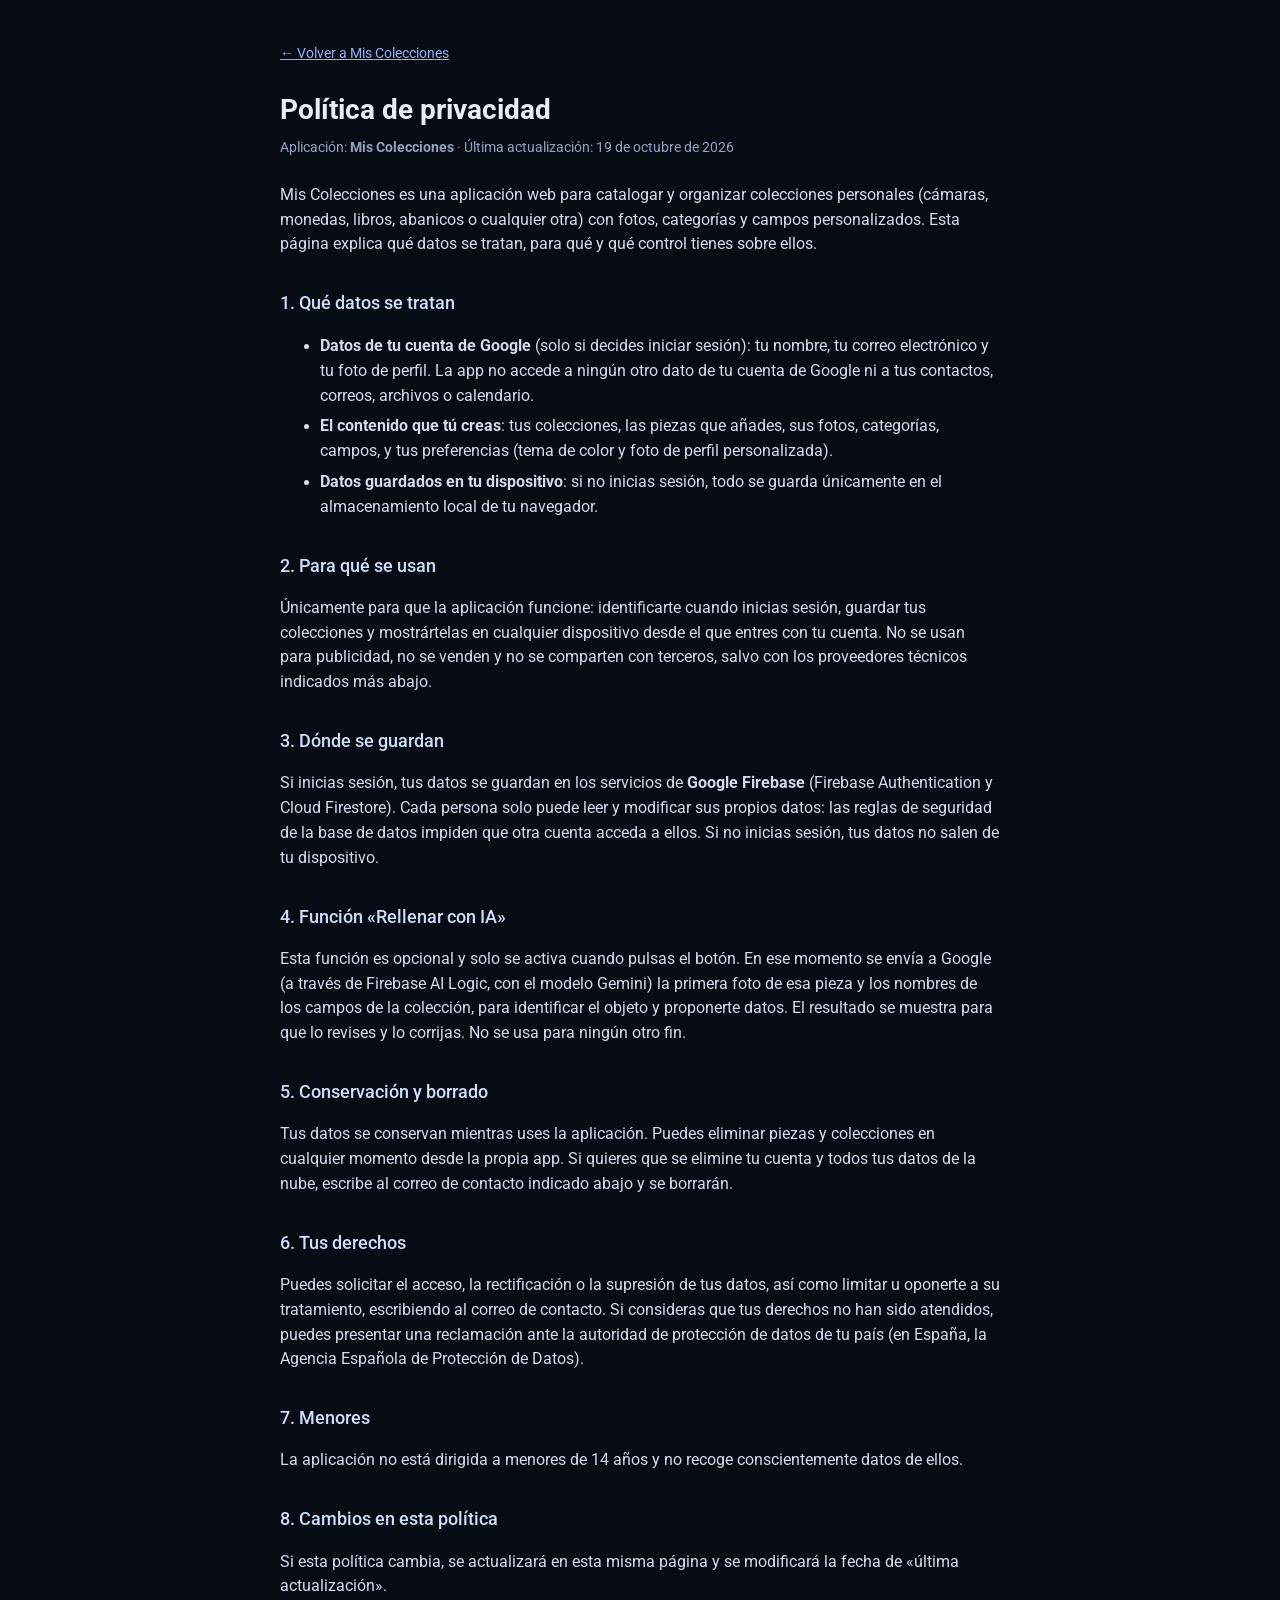
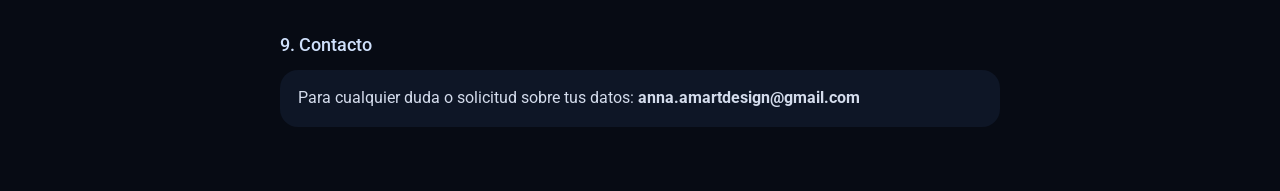
<file: privacidad.html>
<!DOCTYPE html>
<html lang="es">
<head>
<meta charset="UTF-8">
<meta name="viewport" content="width=device-width, initial-scale=1.0">
<title>Política de privacidad · Mis Colecciones</title>
<meta name="description" content="Política de privacidad de la aplicación Mis Colecciones.">
<link rel="icon" href="icon-192.png">
<link href="https://fonts.googleapis.com/css2?family=Roboto:wght@300;400;500;700&display=swap" rel="stylesheet">
<style>
  body{margin:0;background:#070b14;color:#e8eef8;font-family:'Roboto',sans-serif;line-height:1.6;-webkit-font-smoothing:antialiased;}
  main{max-width:720px;margin:0 auto;padding:40px 22px 64px;}
  h1{font-size:28px;margin:0 0 4px;}
  h2{font-size:18px;font-weight:500;margin:32px 0 8px;color:#cfe0fb;}
  p,li{font-size:15.5px;color:#d4dcec;}
  li{margin-bottom:6px;}
  .meta{color:#93a3bf;font-size:13.5px;margin:0 0 24px;}
  a{color:#8fb6f5;}
  .back{display:inline-block;margin-bottom:24px;font-size:14px;}
  .card{background:#0e1626;border-radius:18px;padding:16px 18px;margin-top:10px;}
</style>
</head>
<body>
<main>
  <a class="back" href="./">← Volver a Mis Colecciones</a>
  <h1>Política de privacidad</h1>
  <p class="meta">Aplicación: <strong>Mis Colecciones</strong> · Última actualización: 19 de octubre de 2026</p>

  <p>Mis Colecciones es una aplicación web para catalogar y organizar colecciones personales (cámaras, monedas, libros, abanicos o cualquier otra) con fotos, categorías y campos personalizados. Esta página explica qué datos se tratan, para qué y qué control tienes sobre ellos.</p>

  <h2>1. Qué datos se tratan</h2>
  <ul>
    <li><strong>Datos de tu cuenta de Google</strong> (solo si decides iniciar sesión): tu nombre, tu correo electrónico y tu foto de perfil. La app no accede a ningún otro dato de tu cuenta de Google ni a tus contactos, correos, archivos o calendario.</li>
    <li><strong>El contenido que tú creas</strong>: tus colecciones, las piezas que añades, sus fotos, categorías, campos, y tus preferencias (tema de color y foto de perfil personalizada).</li>
    <li><strong>Datos guardados en tu dispositivo</strong>: si no inicias sesión, todo se guarda únicamente en el almacenamiento local de tu navegador.</li>
  </ul>

  <h2>2. Para qué se usan</h2>
  <p>Únicamente para que la aplicación funcione: identificarte cuando inicias sesión, guardar tus colecciones y mostrártelas en cualquier dispositivo desde el que entres con tu cuenta. No se usan para publicidad, no se venden y no se comparten con terceros, salvo con los proveedores técnicos indicados más abajo.</p>

  <h2>3. Dónde se guardan</h2>
  <p>Si inicias sesión, tus datos se guardan en los servicios de <strong>Google Firebase</strong> (Firebase Authentication y Cloud Firestore). Cada persona solo puede leer y modificar sus propios datos: las reglas de seguridad de la base de datos impiden que otra cuenta acceda a ellos. Si no inicias sesión, tus datos no salen de tu dispositivo.</p>

  <h2>4. Función «Rellenar con IA»</h2>
  <p>Esta función es opcional y solo se activa cuando pulsas el botón. En ese momento se envía a Google (a través de Firebase AI Logic, con el modelo Gemini) la primera foto de esa pieza y los nombres de los campos de la colección, para identificar el objeto y proponerte datos. El resultado se muestra para que lo revises y lo corrijas. No se usa para ningún otro fin.</p>

  <h2>5. Conservación y borrado</h2>
  <p>Tus datos se conservan mientras uses la aplicación. Puedes eliminar piezas y colecciones en cualquier momento desde la propia app. Si quieres que se elimine tu cuenta y todos tus datos de la nube, escribe al correo de contacto indicado abajo y se borrarán.</p>

  <h2>6. Tus derechos</h2>
  <p>Puedes solicitar el acceso, la rectificación o la supresión de tus datos, así como limitar u oponerte a su tratamiento, escribiendo al correo de contacto. Si consideras que tus derechos no han sido atendidos, puedes presentar una reclamación ante la autoridad de protección de datos de tu país (en España, la Agencia Española de Protección de Datos).</p>

  <h2>7. Menores</h2>
  <p>La aplicación no está dirigida a menores de 14 años y no recoge conscientemente datos de ellos.</p>

  <h2>8. Cambios en esta política</h2>
  <p>Si esta política cambia, se actualizará en esta misma página y se modificará la fecha de «última actualización».</p>

  <h2>9. Contacto</h2>
  <div class="card"><p style="margin:0">Para cualquier duda o solicitud sobre tus datos: <strong>anna.amartdesign@gmail.com</strong></p></div>
</main>
</body>
</html>
</file>
